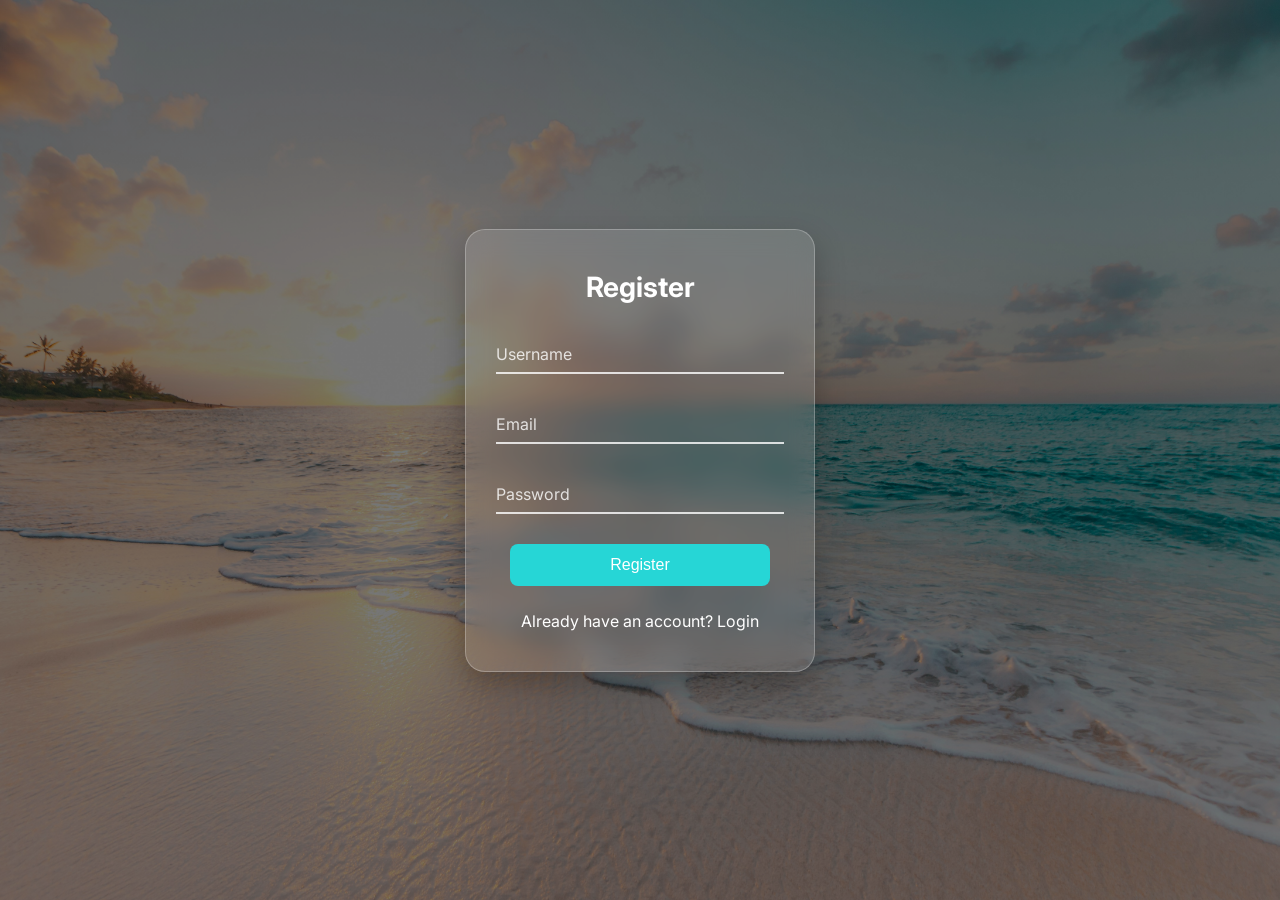
<file: index.html>
<!DOCTYPE html>
<html lang="en">

<head>
  <meta charset="UTF-8">
  <meta name="viewport" content="width=device-width, initial-scale=1.0">
  <title>Sign Up Card | Tammy</title>
  <link href="https://fonts.googleapis.com/css2?family=Inter:wght@400;600;700&display=swap" rel="stylesheet">
  <link rel="stylesheet" href="css/index.css">
  <link rel="stylesheet" href="/js/instruct.js ">
</head>

<body>
  <section>

    <div class="login-container">
      <div class="login-card">
        <h3>Register</h3>

        <form>
          <div class="input-box">
            <input type="text" required>
            <label>Username</label>
          </div>

          <div class="input-box">
            <input type="email" required>
            <label>Email</label>
          </div>

          <div class="input-box">
            <input type="password" required>
            <label>Password</label>
          </div>

          <button type="submit">Register</button>
        </form>
        <p>Already have an account? <a href="/page/login.html">Login</a></p>
      </div>
    </div>

  </section>

</body>


</html>
</file>
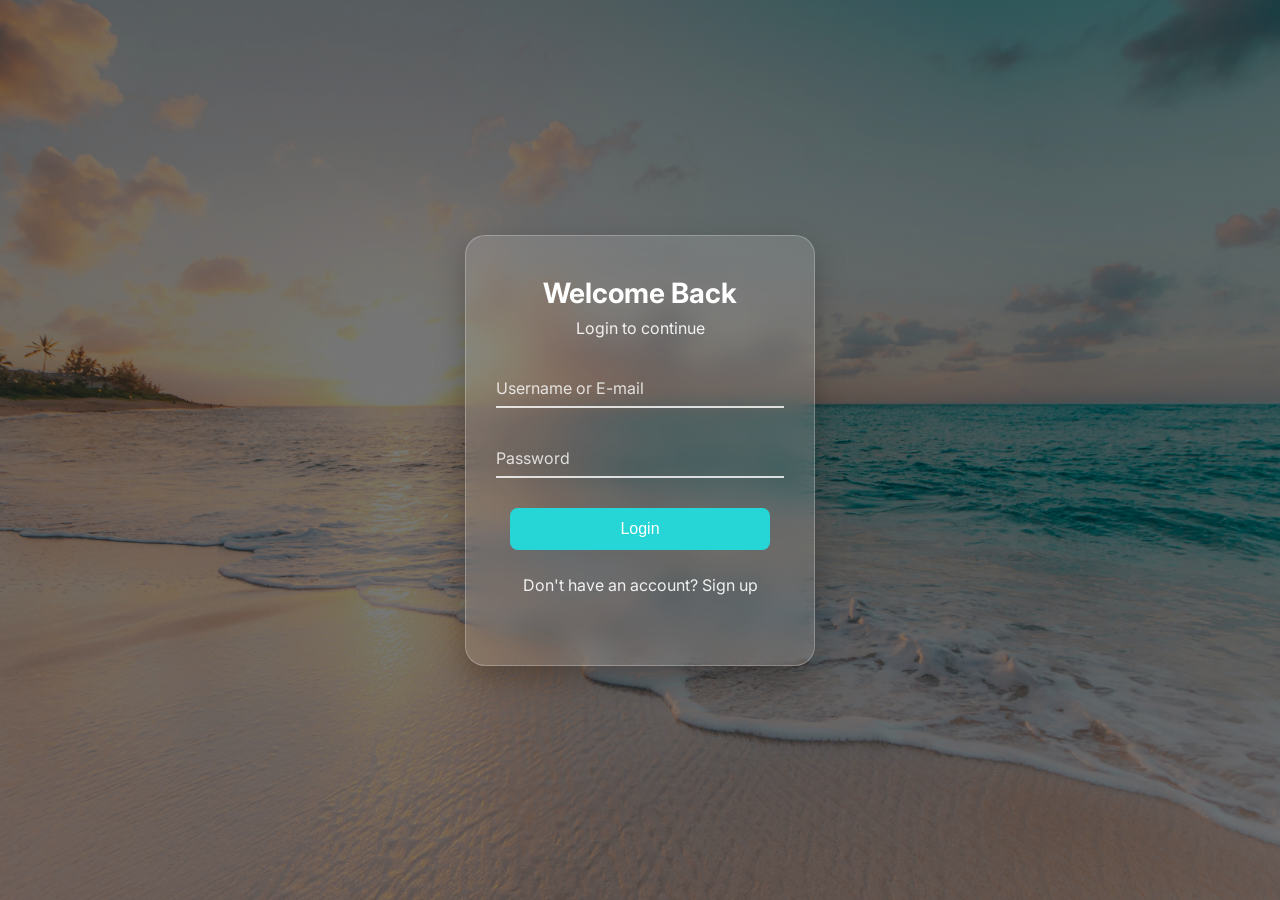
<file: page/login.html>
<!DOCTYPE html>
<html lang="en">

<head>
  <meta charset="UTF-8">
  <meta name="viewport" content="width=device-width, initial-scale=1.0">
  <title>Login Card | Tammy</title>
  <link href="https://fonts.googleapis.com/css2?family=Inter:wght@400;600;700&display=swap" rel="stylesheet">
  <link rel="stylesheet" href="/css/style.css">
  <link rel="stylesheet" href="/js/instruct.js">
</head>

<body>

  <div class="login-container">
    <div class="login-card">
      <h3>Welcome Back</h3>
      <p>Login to continue</p>

      <form>
        <div class="input-box">
          <input type="email" placeholder=" " required>
          <label>Username or E-mail</label>
        </div>

        <div class="input-box">
          <input type="password" placeholder=" " required>
          <label>Password</label>
        </div>

        <button type="submit">Login</button>
      </form>
      <p>Don't have an account? <a href="/index.html">Sign up</a></p>
    </div>
  </div>

</body>


</html>
</file>
<file: css/index.css>
* {
    margin: 0;
    padding: 0;
    box-sizing: border-box;
}

body {
    min-height: 100vh;
    display: flex;
    justify-content: center;
    font-family: 'Inter', sans-serif;
    align-items: center;
    background: linear-gradient(rgba(0, 0, 0, 0.5), rgba(0, 0, 0, 0.5)),
        url(/img/photo-1507525428034-b723cf961d3e.png) center/cover no-repeat;
    ;
}

.login-container {
    width: 100%;
    display: flex;
    justify-content: center;
    align-items: center;
    padding: 20px;
}

.login-card {
    width: 350px;
    padding: 40px 30px;
    border-radius: 20px;
    margin: auto;
    opacity: 0.8;
    justify-content: center;
    text-align: center;
    background: rgba(255, 255, 255, 0.12);
    border: 1px solid rgba(255, 255, 255, 0.25);
    backdrop-filter: blur(12px);
    -webkit-backdrop-filter: blur(12px);
    color: transparent;
    box-shadow: 0 12px 30px rgba(0, 0, 0, 0.25);
    color: white;
    animation: fadeIn 1s ease forwards, floatCard 4s ease-in-out infinite;
}

.login-card h3 {
    font-size: 28px;
    margin-bottom: 30px;
}

.input-box {
    position: relative;
    margin-bottom: 30px;
}

.input-box input {
    width: 100%;
    padding: 10px 0;
    border: none;
    border-bottom: 2px solid rgba(255, 255, 255, 0.8);
    background: transparent;
    color: white;
    outline: none;
    font-size: 16px;
}

.input-box label {
    position: absolute;
    left: 0;
    top: 10px;
    color: rgba(255, 255, 255, 0.8);
    pointer-events: none;
    transition: 0.3s;
}

/* floating label */
.input-box input:focus + label,
.input-box input:valid + label {
    top: -15px;
    font-size: 14px;
    color: #fff;
}

button {
    width: 90%;
    padding: 12px;
    margin-bottom: 25px;
    border: none;
    border-radius: 8px;
    background-color: rgb(38, 214, 214);
    color: white;
    font-size: 16px;
    cursor: pointer;
    transition: 0.3s;
}

button:hover {
    background: rgba(38, 214, 214, 0.639);
    box-shadow:rgb(56, 54, 54) ;
}

a {
    text-decoration: none;
    color: white;
}
a:hover{
    color: #d3d1d1;
}

@keyframes fadeIn {
    from {
        opacity: 0;
        transform: translateY(20px);
    }

    to {
        opacity: 1;
        transform: translateY(0);
    }
}

@keyframes floatCard {

    0%,
    100% {
        transform: translateY(0);
    }

    50% {
        transform: translateY(-10px);
    }
}

@media (max-width: 480px) {
    .login-card {
        width: 100%;
    }
}
</file>
<file: css/style.css>
* {
    margin: 0;
    padding: 0;
    box-sizing: border-box;
}

body {
    min-height: 100vh;
    display: flex;
    justify-content: center;
    font-family: 'Inter', sans-serif;
    align-items: center;
    background: linear-gradient(rgba(0, 0, 0, 0.5), rgba(0, 0, 0, 0.5)),
        url(/img/photo-1507525428034-b723cf961d3e.png) center/cover no-repeat;
    ;
}

.login-container {
    width: 100%;
    display: flex;
    justify-content: center;
    align-items: center;
    padding: 20px;
}

.login-card {
    width: 350px;
    padding: 40px 30px;
    border-radius: 20px;
    margin: auto;
    opacity: 0.8;
    justify-content: center;
    text-align: center;
    background: rgba(255, 255, 255, 0.12);
    border: 1px solid rgba(255, 255, 255, 0.25);
    backdrop-filter: blur(12px);
    -webkit-backdrop-filter: blur(12px);
    color: transparent;
    box-shadow: 0 12px 30px rgba(0, 0, 0, 0.25);
    color: white;
    animation: fadeIn 1s ease forwards, floatCard 4s ease-in-out infinite;
}

.login-card h3 {
    font-size: 28px;
    margin-bottom: 8px;
}

.login-card p {
    margin-bottom: 30px;
    font-size: 16px;
    opacity: 0.9;
}

.input-box {
    position: relative;
    margin-bottom: 30px;
}

.input-box input {
    width: 100%;
    padding: 10px 0;
    border: none;
    border-bottom: 2px solid rgba(255, 255, 255, 0.8);
    background: transparent;
    color: white;
    outline: none;
    font-size: 16px;
}

.input-box label {
    position: absolute;
    left: 0;
    top: 10px;
    color: rgba(255, 255, 255, 0.8);
    pointer-events: none;
    transition: 0.3s;
}

/* floating label */
.input-box input:focus + label,
.input-box input:valid + label {
    top: -15px;
    font-size: 14px;
    color: #fff;
}

button {
    width: 90%;
    padding: 12px;
    margin-bottom: 25px;
    border: none;
    border-radius: 8px;
    background-color: rgb(38, 214, 214);
    color: white;
    font-size: 16px;
    cursor: pointer;
    transition: 0.3s;
}

button:hover {
    background: rgba(38, 214, 214, 0.639);
    box-shadow:rgba(216, 221, 221, 0.639) ;
}

a {
    text-decoration: none;
    color: white;
}
a:hover{
    color: #d3d1d1;
}

@keyframes fadeIn {
    from {
        opacity: 0;
        transform: translateY(20px);
    }

    to {
        opacity: 1;
        transform: translateY(0);
    }
}

@keyframes floatCard {

    0%,
    100% {
        transform: translateY(0);
    }

    50% {
        transform: translateY(-10px);
    }
}

@media (max-width: 480px) {
    .login-card {
        width: 100%;
    }
}
</file>
